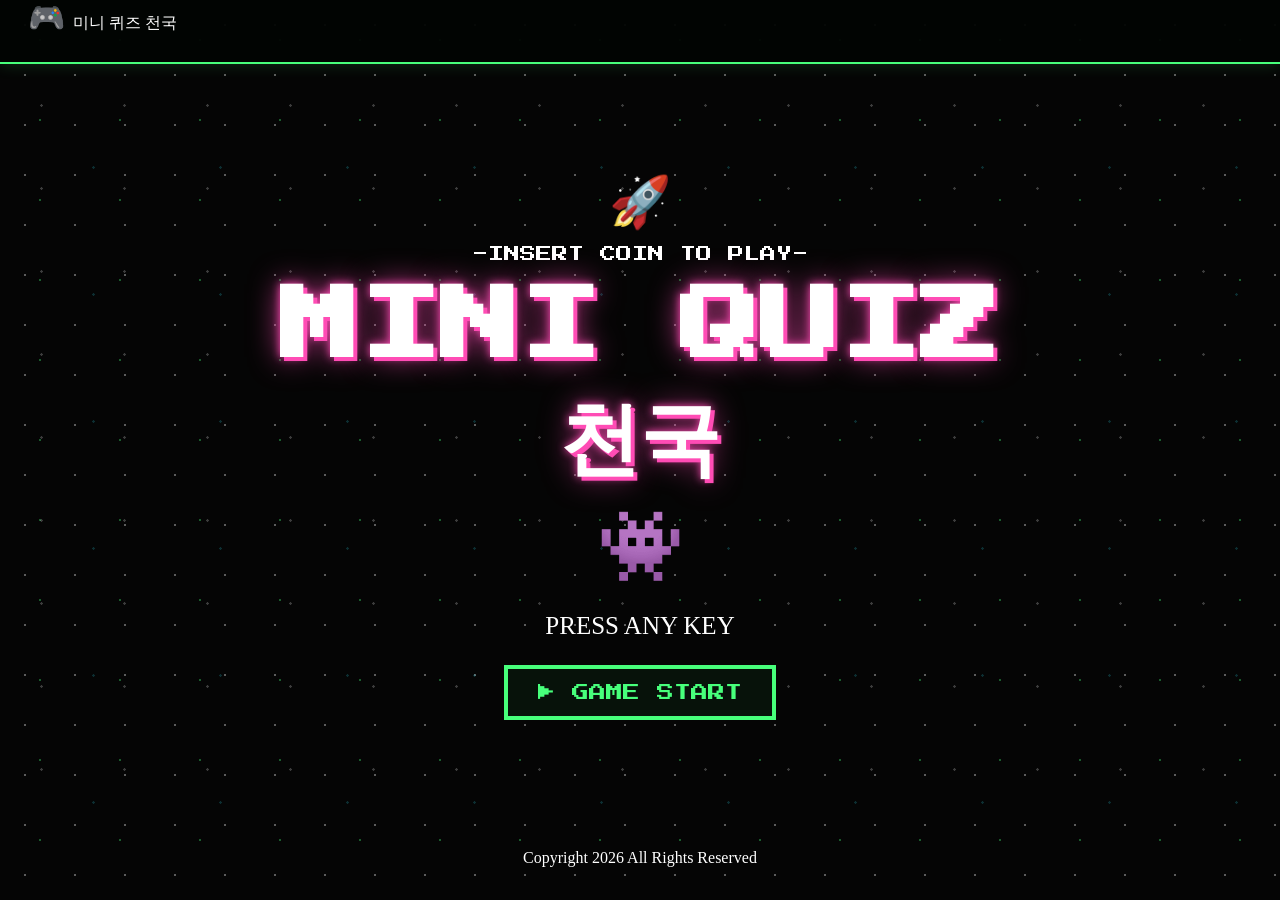
<file: index.html>
<!DOCTYPE html>
<html lang="ko">
<head>
  <meta charset="UTF-8">
  <meta name="viewport" content="width=device-width, initial-scale=1.0">
  <link rel="stylesheet" href="./style.css">
  <link rel="preconnect" href="https://fonts.googleapis.com">
  <link rel="preconnect" href="https://fonts.gstatic.com" crossorigin>
  <link href="https://fonts.googleapis.com/css2?family=Noto+Sans:ital,wght@0,100..900;1,100..900&family=Press+Start+2P&display=swap" rel="stylesheet">
</head>
<body>
    <header class = "topbar">
      <span class = "controller-icon"> 🎮 </span>
      <span> 미니 퀴즈 천국 </span>
      <div class="intro-icon"></div>
    </header>
    <!-- 표지 섹션 -->
    <section id="cover-screen">
      <div class = "spaceship">🚀</div>
      <div class="insert-coin">-INSERT COIN TO PLAY-</div>
      <h1 class = "mini-quiz-heaven"> MINI QUIZ</h1>
      <h1 class = "mini-quiz-heaven"> 천국 </h1>
      <div class = alien>👾</div>
      <p class = welcome-message> PRESS ANY KEY</p>
      <!-- <button class = "start-btn" id = "start-btn" onclick = "location.href='quiz-selection/index.html'">▶ GAME START</button> -->
      <button class = "start-btn" id = "start-btn"> ▶ GAME START</button>
      
    </section>

          
    <footer>
      Copyright 2026 All Rights Reserved
    </footer>
    
    <script src="./script.js"></script>
</body>
</html>
</file>
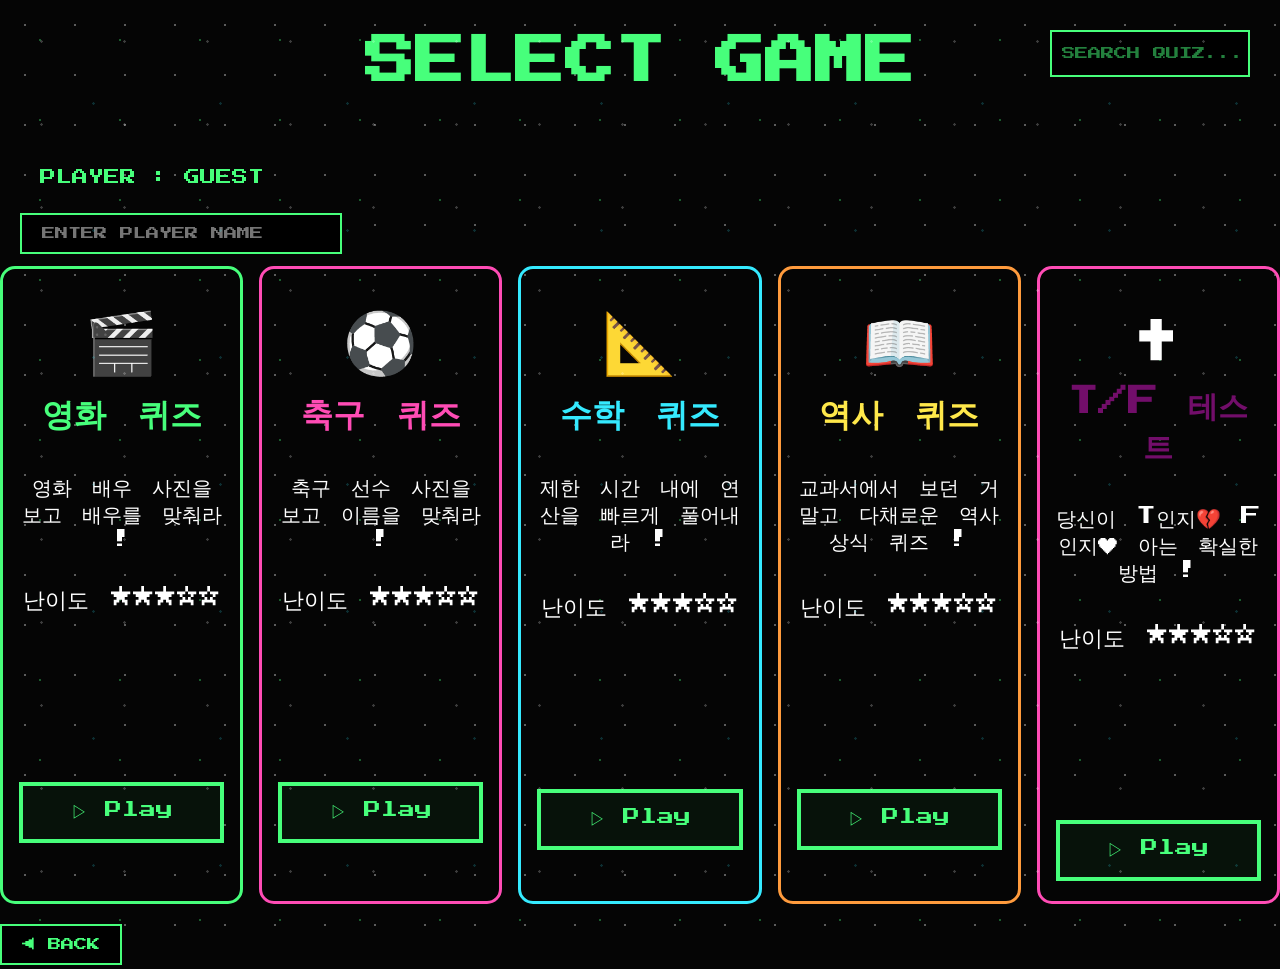
<file: quiz-selection/index.html>
<!DOCTYPE html>
<html lang="ko">
<head>
  <meta charset="UTF-8">
  <meta name="viewport" content="width=device-width, initial-scale=1.0">
  <link rel="stylesheet" href="style.css">
  <link rel="preconnect" href="https://fonts.googleapis.com">
  <link rel="preconnect" href="https://fonts.gstatic.com" crossorigin>
  <link href="https://fonts.googleapis.com/css2?family=Noto+Sans:ital,wght@0,100..900;1,100..900&family=Press+Start+2P&display=swap" rel="stylesheet">
</head>
<body>

<!-- 퀴즈 검색 버튼 -->

<div class = "search-box">
  <input type="text" id="quiz-search" placeholder ="SEARCH QUIZ...">
</div>




            <!-- 퀴즈 고르는 섹션 -->



<section id = "quiz-section"> 

  <h2 class = "select-game">SELECT GAME</h2>


  <div class="player-login">

    <p id="player-name">
      PLAYER : GUEST
    </p>
  
    <input
      type="text"
      id="nickname"
      maxlength="10"
      placeholder="ENTER PLAYER NAME"
      autocomplete="off"
    >
  
  </div>

 <div class = "game-grid">
  <article class="Moviequiz-card quiz-card">
   <div class = icon>🎬</div>
   <h3> 영화 퀴즈 </h3>
   <p> 영화 배우 사진을 보고 배우를 맞춰라 !</p>
   <div class = difficulty>난이도 ★★★☆☆</div>
   <br>
   <button class="play-button" data-link="quiz-movie/movie-quiz.html">▷ Play</button> 
   <!-- onclick으로 각각 문제들 연결 -->


 </article>


 <article class="Footballquiz-card quiz-card">
  <div class = icon>⚽</div>
  <h3 class = "titles"> 축구 퀴즈 </h3>
  <p class = "details"> 축구 선수 사진을 보고 이름을 맞춰라 !</p>
  <div class = difficulty>난이도 ★★★☆☆</div>
  <br>
  <button class="play-button" data-link="quiz-football/football-quiz.html" >▷ Play</button>


 </article>
 <article class="Mathquiz-card quiz-card">
  <div class = icon>📐</div>
  <h3> 수학 퀴즈 </h3>
  <p> 제한 시간 내에 연산을 빠르게 풀어내라 !</p>
  <div class = difficulty>난이도 ★★★☆☆</div>
  <br>
  <button class="play-button" data-link="math-quiz/math-quizs/math.html" >▷ Play</button>


 </article>
 <article class="Historyquiz-card quiz-card">
  <div class = icon>📖</div>
  <h3> 역사 퀴즈 </h3>
  <p> 교과서에서 보던 거 말고 다채로운 역사 상식 퀴즈 !</p>
  <div class = difficulty>난이도 ★★★☆☆</div>
  <br>
  <button class="play-button" data-link="quiz-history/index.html" >▷ Play</button>


 </article>

 <article class="TFquiz-card quiz-card">
  <div class = icon>✝</div>
  <h3> T/F 테스트 </h3>
  <p> 당신이 T인지💔 F인지❤ 아는 확실한 방법 !</p>
  <div class = difficulty>난이도 ★★★☆☆</div>
  <br>
  <button class="play-button" data-link="quiz-tf/tf-quiz.html">▷ Play</button>


 </article>

</div>
<!-- 검색 결과가 없을 때 -->
<div id="no-result">
  <p>👾 NO QUIZ FOUND 👾</p>
  <span>TRY ANOTHER KEYWORD</span>
</div>

</section>

<button class = "back-button" onclick="movePage('../index.html')">
  ◀ BACK
</button>

   
          
    <footer>
    </footer>
    <script src="./user-storage/user-storage.js"></script>
    <script src="./script.js"></script>
    <script src="button-mechanism.js"></script>
</body>
</html>
</file>
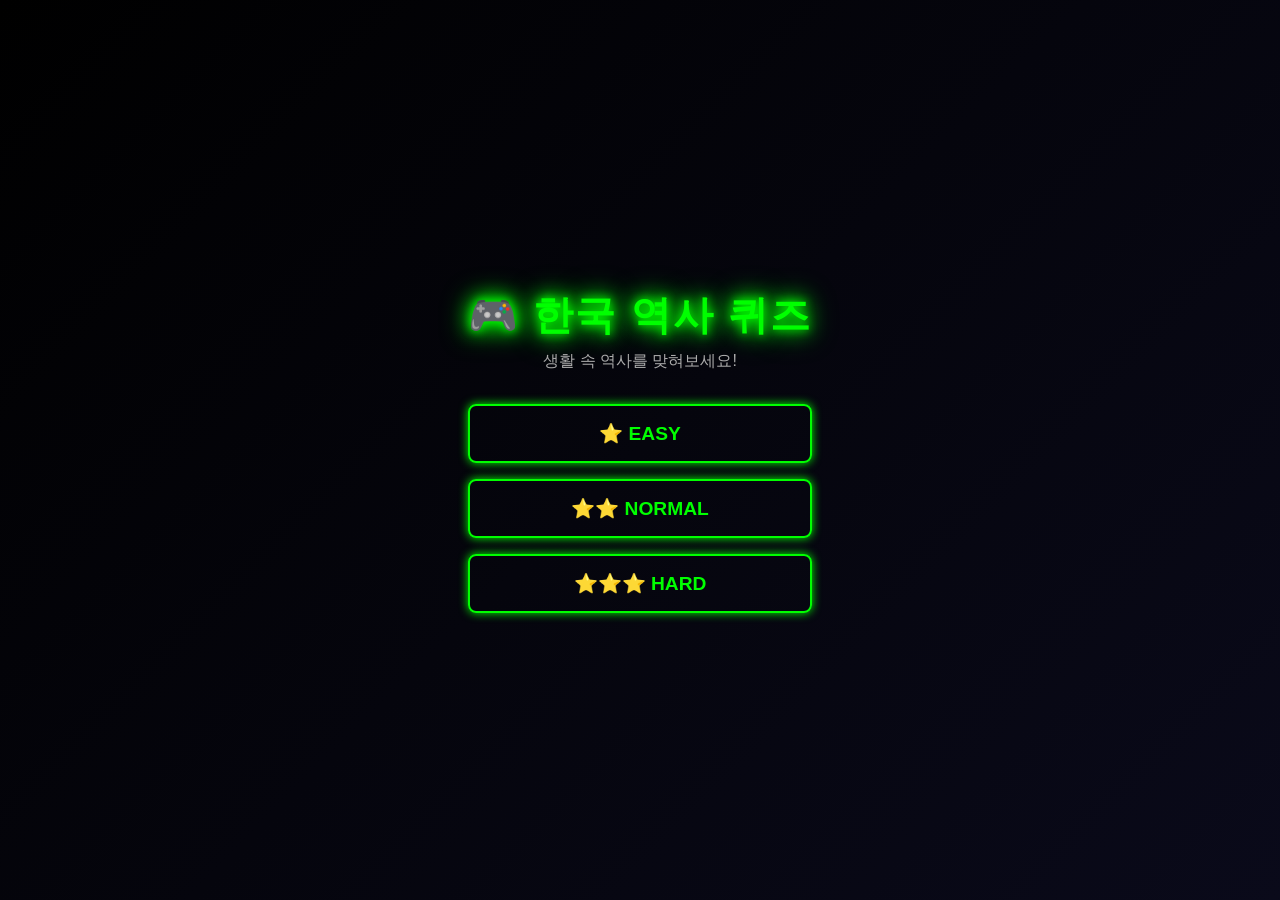
<file: quiz-selection/quiz-history/index.html>
<!DOCTYPE html>
<html lang="ko">
<head>
    <meta charset="UTF-8">
    <meta name="viewport" content="width=device-width, initial-scale=1.0">
    <title>한국 역사 퀴즈</title>
    <link rel="stylesheet" href="style.css">
</head>
<body>
    <!-- 메인 페이지 -->
    <div id="mainPage" class="page">
        <div class="container">
            <h1 class="neon-title">🎮 한국 역사 퀴즈</h1>
            <p class="subtitle">생활 속 역사를 맞혀보세요!</p>
            
            <div class="button-group">
                <button class="start-btn" onclick="selectDifficulty('easy')">
                    ⭐ EASY
                </button>
                <button class="start-btn" onclick="selectDifficulty('normal')">
                    ⭐⭐ NORMAL
                </button>
                <button class="start-btn" onclick="selectDifficulty('hard')">
                    ⭐⭐⭐ HARD
                </button>
            </div>
        </div>
    </div>

    <!-- 퀴즈 페이지 -->
    <div id="quizPage" class="page hidden">
        <div class="container">
            <div class="quiz-header">
                <span id="questionCount">Q1 / 12</span>
                <span id="scoreDisplay">점수: 0</span>
            </div>
            
            <div id="timerContainer" class="timer-container"></div>
            
            <div class="progress-bar">
                <div id="progressFill" class="progress-fill"></div>
            </div>
            
            <div class="quiz-content">
                <div id="quizImage" class="quiz-image hidden"></div>
                <div id="questionText" class="question"></div>
                <div id="optionsContainer" class="options-container"></div>

                <button onclick="goToHome()" class="back">
                    <span>◀</span>
                    <span>뒤로</span>
                  </button>
            </div>
        </div>
    </div>

    <!-- 결과 페이지 -->
    <div id="resultPage" class="page hidden">
        <div class="container">
            <div id="resultContent"></div>
        </div>
    </div>

    <!-- 최종 결과 페이지 -->
    <div id="finalPage" class="page hidden">
        <div class="container">
            <div id="finalContent"></div>
        </div>
    </div>
    <script src="../user-storage/user-storage.js"></script>
    <script src="script.js"></script>
</body>
</html>
</file>
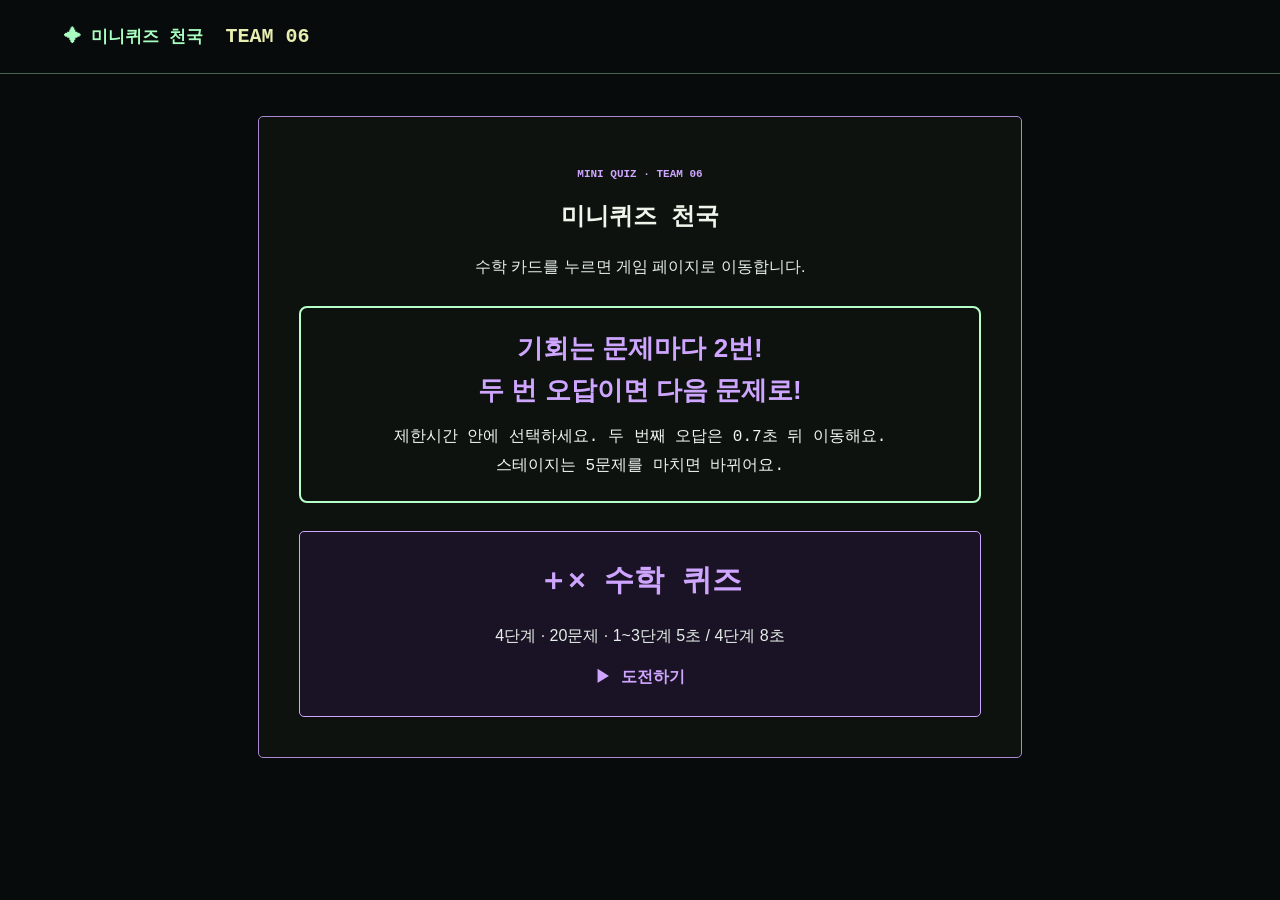
<file: quiz-selection/math-quiz/math-quizs/index.html>
<!DOCTYPE html>
<html lang="ko">
<head>
  <meta charset="UTF-8">
  <meta name="viewport" content="width=device-width, initial-scale=1.0">
  <title>미니퀴즈 천국 · 수학 퀴즈</title>
  <link rel="stylesheet" href="style.css">
</head>
<body>
  <header class="header"><a class="logo" href="index.html">✦ 미니퀴즈 천국 <span>TEAM 06</span></a></header>
  <main class="math-main">
    <section class="panel intro">
      <p class="eyebrow purple-text">MINI QUIZ · TEAM 06</p>
      <h1>미니퀴즈 천국</h1>
      <p class="intro-copy">수학 카드를 누르면 게임 페이지로 이동합니다.</p>
      <div class="chance-notice">
        <strong>기회는 문제마다 2번!</strong>
        <strong>두 번 오답이면 다음 문제로!</strong>
        <p>제한시간 안에 선택하세요. 두 번째 오답은 0.7초 뒤 이동해요.<br>스테이지는 5문제를 마치면 바뀌어요.</p>
      </div>
      <!-- 팀 메인 페이지에서도 a 태그의 href로 연결하면 됩니다. -->
      <a class="math-card" href="math.html">
        <h2>＋× 수학 퀴즈</h2>
        <p>4단계 · 20문제 · 1~3단계 5초 / 4단계 8초</p>
        <strong>▶ 도전하기</strong>
      </a>
    </section>
  </main>
</body>
</html>
</file>
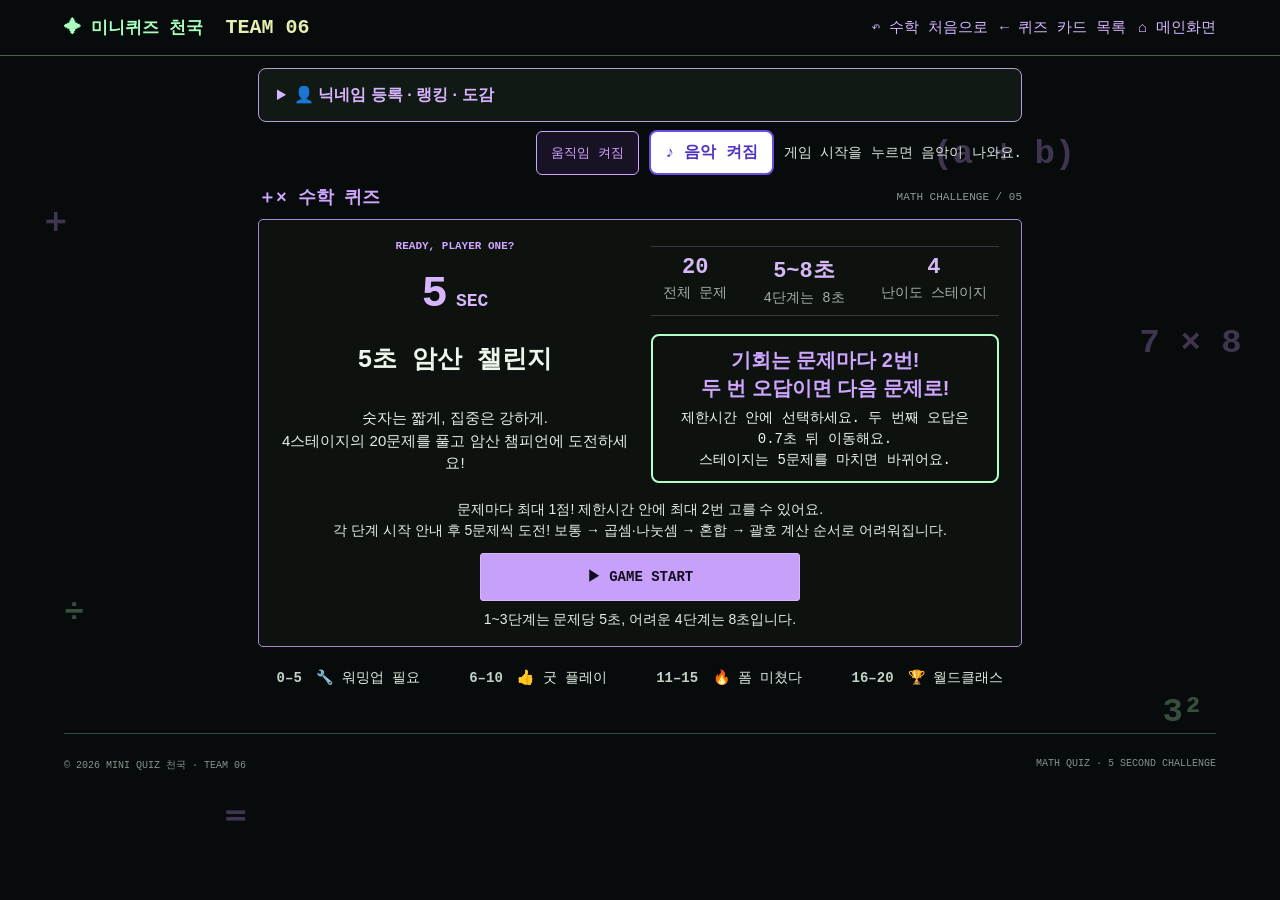
<file: quiz-selection/math-quiz/math-quizs/math.html>
<!DOCTYPE html>
<html lang="ko">
<head>
  <meta charset="UTF-8">
  <meta name="viewport" content="width=device-width, initial-scale=1.0">
  <meta name="description" content="4스테이지 20문제! 1~3단계 5초, 마지막 4단계 8초. 수학 퀴즈를 풀고 암산 챔피언에 도전하세요.">
  <title>5초 암산 챌린지 · 미니퀴즈 천국</title>
  <link rel="stylesheet" href="style.css?v=intro-fit-2">
  <link rel="stylesheet" href="math-members/member-ui.css?v=start-button">
  <script src="math-members/user-storage.js" defer></script>
  <script src="math-members/member-ui.js?v=start-button" defer></script>
  <script src="script.js" defer></script>
</head>
<body class="quiz-page">
  <div class="math-floating" aria-hidden="true">
    <span>＋</span><span>7 × 8</span><span>÷</span>
    <span>3²</span><span>＝</span><span>(a + b)</span>
  </div>
  <header class="header"><a class="logo" href="../../../index.html">✦ 미니퀴즈 천국 <span>TEAM 06</span></a><nav class="team-nav" aria-label="페이지 이동"><a href="math.html">↶ 수학 처음으로</a><a href="../../index.html">← 퀴즈 카드 목록</a><a href="../../../index.html">⌂ 메인화면</a></nav></header>
  <!-- 음악 파일은 audio 폴더에 있습니다. -->
  <audio id="music" preload="auto" src="audio/quiz-bgm.wav" loop></audio>
  <audio id="correct-sound" preload="auto" src="audio/correct-bell.wav"></audio>
  <audio id="wrong-sound" preload="auto" src="audio/wrong.wav"></audio>
  <main class="math-main">
    <div data-member-panel></div>
    <div class="music-controls">
      <button id="motion-button" type="button" aria-pressed="true">움직임 켜짐</button>
      <button id="music-button" type="button" aria-pressed="true">♪ 음악 켜짐</button>
      <span id="music-status" role="status">게임 시작을 누르면 음악이 나와요.</span>
    </div>
    <div class="section-title"><h1>＋× 수학 퀴즈</h1><span>MATH CHALLENGE / 05</span></div>
    <section id="intro" class="panel intro">
      <p class="eyebrow purple-text">READY, PLAYER ONE?</p>
      <div class="intro-symbol">5<span>SEC</span></div>
      <h2>5초 암산 챌린지</h2>
      <p class="intro-copy">숫자는 짧게, 집중은 강하게.<br>4스테이지의 20문제를 풀고 암산 챔피언에 도전하세요!</p>
      <div class="rule-grid"><p><strong>20</strong><span>전체 문제</span></p><p><strong>5~8초</strong><span>4단계는 8초</span></p><p><strong>4</strong><span>난이도 스테이지</span></p></div>
      <p class="rule-note">문제마다 최대 1점! 제한시간 안에 최대 2번 고를 수 있어요.<br>각 단계 시작 안내 후 5문제씩 도전! 보통 → 곱셈·나눗셈 → 혼합 → 괄호 계산 순서로 어려워집니다.</p>
      <div class="chance-notice">
        <strong>기회는 문제마다 2번!</strong>
        <strong>두 번 오답이면 다음 문제로!</strong>
        <p>제한시간 안에 선택하세요. 두 번째 오답은 0.7초 뒤 이동해요.<br>스테이지는 5문제를 마치면 바뀌어요.</p>
      </div>
      <button id="start-button" class="button purple">▶ GAME START</button>
      <p class="small-note">1~3단계는 문제당 5초, 어려운 4단계는 8초입니다.</p>
    </section>

    <!-- classList로 is-hidden 클래스를 추가/제거해 화면을 바꿉니다. -->
    <section id="game" class="panel game is-hidden" aria-label="수학 퀴즈 진행">
      <div class="rabbit-row">
        <div id="rabbit" class="rabbit ready" role="img" aria-label="웃으며 준비하는 토끼"></div>
        <p id="rabbit-message" class="rabbit-message">같이 풀어보자!</p>
      </div>
      <div class="game-status"><span id="stage">STAGE 01 · 보통 계산</span><span>SCORE <b id="score">0</b></span></div>
      <div class="question-info"><span id="question-number">이번 단계 1 / 5 · 전체 1 / 20</span><span id="timer" role="timer" aria-label="남은 시간">5초</span></div>
      <p id="attempts" class="attempts" role="status">남은 기회 2 / 2</p>
      <progress id="time-bar" value="5" max="5" aria-label="남은 시간"></progress>
      <p class="question-label">빈칸에 들어갈 정답은?</p>
      <h2 id="question" tabindex="-1">5 + 5 = ?</h2>
      <div id="answers" class="answers" aria-label="정답 보기">
        <button class="answer" type="button"></button><button class="answer" type="button"></button><button class="answer" type="button"></button><button class="answer" type="button"></button>
      </div>
      <div id="feedback" class="feedback" role="status" aria-live="polite">정답을 선택하세요.</div>
      <p class="small-note">정답은 0.7초 뒤 이동해요. 첫 오답 뒤 한 번 더 선택할 수 있어요. 두 번 틀리면 남은 시간과 관계없이 0.7초 뒤 이동해요. 해설은 게임 종료 후 확인하세요.</p>
    </section>

    <section id="stage-intro" class="panel result is-hidden" aria-live="polite"><p class="eyebrow">READY?</p><h2 id="stage-title" tabindex="-1">스테이지 1 시작</h2><p id="stage-message"></p>
      <div class="chance-notice">
        <strong>기회는 문제마다 2번!</strong>
        <strong>두 번 오답이면 다음 문제로!</strong>
        <p>제한시간 안에 선택하세요. 두 번째 오답은 0.7초 뒤 이동해요.</p>
      </div>
      <p id="stage-countdown" role="timer">3초 후 시작</p>
      <progress id="stage-time-bar" max="3" value="3" aria-label="단계 시작까지 남은 시간"></progress>
    </section>

    <section id="result" class="panel result is-hidden">
      <p class="eyebrow">ALL STAGES COMPLETE</p><h2 tabindex="-1" id="result-heading">최종 결과</h2><p class="result-label">YOUR FINAL SCORE</p><p class="final-score"><span id="final-score">0</span><small> / 20</small></p><p id="rank-icon" aria-hidden="true"></p><h3 id="rank"></h3><p id="result-message"></p>
      <div class="result-actions"><button id="retry-button" class="button purple">↻ 다시 도전</button><a class="button outline" href="../../index.html">← 카드 목록</a><a class="button outline" href="../../../index.html">⌂ 메인으로</a></div>
      <p id="team-save-status" class="team-save-status" role="status"></p>
      <a class="review-link" href="#answer-review">↓ 정답과 해설은 아래에 있어요 ↓</a>
      <div id="answer-review" class="review"><h3>정답과 해설</h3><p>내가 고른 답과 정답을 비교해 보세요.</p><ol id="review-list"></ol></div>
    </section>
    <div class="rank-guide"><span><b>0–5</b> 🔧 워밍업 필요</span><span><b>6–10</b> 👍 굿 플레이</span><span><b>11–15</b> 🔥 폼 미쳤다</span><span><b>16–20</b> 🏆 월드클래스</span></div>
  </main>
  <footer><span>© 2026 MINI QUIZ 천국 · TEAM 06</span><span>MATH QUIZ · 5 SECOND CHALLENGE</span></footer>
</body>
</html>
</file>
<file: style.css>
/* CSS 변수 (다크 모드 및 공통 스타일에 활용) */
:root {
  --bg-color: #ffffff;
  --text-color: #111111;
  --card-bg: #f9f9f9;
  --neon-green : #47ff7b;
  --neon-pink: #ff4cb5;
  --neon-cyan: #35eaff;
  --neon-yellow: #ffe84a;
  --neon-orange: #ff9b3d;

}

.controller-icon {
  font-size : 30px;
}

/* .topbar {
  position:sticky;
  top : 0;
  padding : 0 28px;
  background: rgba(2, 5, 3, .94);
  border-bottom : 2px solid #47ff7b;
} */


.topbar { 
  position: sticky;
  top: 0;
  min-height: 64px;
  grid-template-columns: 1fr auto 1fr;
  align-items: center;
  padding: 0 28px;
  background: rgba(2, 5, 3, .94);
  border-bottom: 2px solid var(--neon-green);
  box-shadow: 0 0 15px rgba(71, 255, 123, .18);
}

#cover-screen {
  min-height : 85vh;
  position : relative;
  overflow : hidden;

  display : flex;
  flex-direction : column;

  justify-content : center;
  align-items : center;
}

#cover-screen::before {
  content : "";
  position : absolute;
  inset : 0;
  background-image:
    radial-gradient(circle, rgba(255,255,255,.8) 1px, transparent 1.5px),
    radial-gradient(circle, rgba(53,234,255,.65) 1px, transparent 1.5px);
  background-size: 83px 83px, 127px 127px;
  background-position: 0 0, 30px 40px;
  opacity: .28;
}

/* before 배경이 다른 화면들을 다 덮지 않게 z-index 변경 */

#cover-screen > * { position: relative; z-index: 1; } 

/* 
.spaceship {
  position : absolute;

  font-size : 50px;

  animation : fly 8s linear infinite;
}

@keyframes fly {
  0% {
    left : -100px;
    
  }

  100% {
    left : 10%;
  }
} */  



.alien {
  text-align : center;
  font-size : 70px;

  animation : floating 1.5s ease-in-out infinite alternate;
}

@keyframes floating {
  from {
    transform : translateY(0);
  }

  to {
    transform : translateY(-20px);
  }
}


/* 표지 */
.spaceship {
  font-size : 50px;
}


.intro {
  color : #47ff7b;
  font-family : "Press Start 2P", monospace;
  font-size : 20px;
}

.insert-coin {
  text-align : center;
  font-family : "Press Start 2P", monospace;
  padding : 15px;

  /* animation : blink 1s step-end infinite; */
}

@keyframes blink {
  50% {
    opacity : 0;
  }
}
/* 깜박이는 연출 */

.mini-quiz-heaven {
  text-align : center;
  font-size : 80px;
  margin : 10px;
  font-family : "Press Start 2P", monospace;
  text-shadow : 4px 4px 0 var(--neon-pink), 0 0 8px var(--neon-pink), 0 0 30px rgba(255, 76, 181, .7);

  animation : neonFlicker 3s infinite;
}

@keyframes neonFlicker {

  0%, 18%, 22%, 25%, 53%, 57%, 100% {
    opacity: 1;
  }

  20%, 24%, 55% {
    opacity: 0.5;
  }
}



.welcome-message {
  text-align : center;
  font-size : 25px;

  animation : blink 1s step-end infinite;
}



.start-btn {
  display: block;
  margin : 0 auto;
  font-family : "Press Start 2P", monospace;  
  border : 4px solid #47ff7b;
  padding : 15px 30px;
  background-color : #07120a;
  font-size : 17px;
  color : #47ff7b;
}

.start-btn:hover {
  color : white;
  transform : translateY(-10px);
}


* {
  box-sizing : border-box;  
}

body {
  background-color: var(--bg-color);
  color: var(--text-color);
  margin: 0;
}

body {
  background-color : #050505;
  color : white;
  overflow-x: hidden;

}

body::before {
  content : "";
  position : fixed;
  top : 0;
  left : 0;

  width : 100%;
  height : 200%;
  
  background-image : 
    radial-gradient(white 1px, transparent 1px),
    radial-gradient(#47ff7b 1px, transparent 1px);

  background-size : 50px 50px, 80px 80px;

  animation : starMove 15s linear infinite;

  opacity : 0.35;

  pointer-events : none;

  z-index : -1;
}

@keyframes starMove {
  from {
    transform : translateY(-50%);

  }

  to {
    transform : translateY(0);
  }
}

footer {
  padding : 20px 18px;
  text-align : center;
}

@media (prefers-color-scheme: dark) {
  :root {
      --bg-color: #121212;
      --text-color: #f1f1f1;
      --card-bg: #1e1e1e;
  }
}
</file>
<file: quiz-selection/style.css>
/* CSS 변수 (다크 모드 및 공통 스타일에 활용) */
:root {
  --bg-color: #ffffff;
  --text-color: #111111;
  --card-bg: #f9f9f9;
  --neon-green : #47ff7b;
  --neon-pink: #ff4cb5;
  --neon-cyan: #35eaff;
  --neon-yellow: #ffe84a;
  --neon-orange: #ff9b3d;

}



* {
  box-sizing : border-box;  
}

body {
  background-color: var(--bg-color);
  color: var(--text-color);
  margin: 0;
}

#quiz-section::before {
  content : "";
  position : absolute;
  inset : 0;
  background-image:
    radial-gradient(circle, rgba(255,255,255,.8) 1px, transparent 1.5px),
    radial-gradient(circle, rgba(53,234,255,.65) 1px, transparent 1.5px);
  background-size: 83px 83px, 127px 127px;
  background-position: 0 0, 30px 40px;
  opacity: .28;
  pointer-events : none; 
  /* ^^^ 배경 때문에 onclick이 막히는 걸 방지 */

}


body {
  background-color : #050505;
  color : white;
  overflow-x: hidden;

}

body::before {
  content : "";
  position : fixed;
  top : 0;
  left : 0;

  width : 100%;
  height : 200%;
  
  background-image : 
    radial-gradient(white 1px, transparent 1px),
    radial-gradient(#47ff7b 1px, transparent 1px);

  background-size : 50px 50px, 80px 80px;

  animation : starMove 15s linear infinite;

  opacity : 0.35;

  pointer-events : none;

  z-index : -1;
}

@keyframes starMove {
  from {
    transform : translateY(-50%);

  }

  to {
    transform : translateY(0);
  }
}

/* 검색 기능 */

.search-box {
  display: flex;
  justify-content: right;

  margin: 30px 0;
}

#quiz-search {
  width: 200px;

  margin : 0px 30px 0px 0px;
  padding: 15px 10px;
  

  background-color: black;
  color: #47ff7b;

  border: 2px solid #47ff7b;

  font-family: "Press Start 2P", monospace;

  outline: none;
}

#quiz-search::placeholder {
  color: #47ff7b;
  opacity: 0.5;
}

#quiz-search:focus {
  box-shadow:
    0 0 10px #47ff7b,
    0 0 20px #47ff7b;
}

#no-result {
  display : none;

  text-align : center;
  margin : 50px 0;

  color : #47ff7b;

  font-family: "Press Start 2P", monospace;
  font-size: 18px;
}

.player-login {
  padding: 12px 20px;

  color: #47ff7b;
  

  font-family: "Press Start 2P", monospace;

  cursor: pointer;

  transition: 0.2s;
}

#player-name {
  padding: 12px 20px;

  color: #47ff7b;

  font-family: "Press Start 2P", monospace;

  cursor: pointer;

  transition: 0.2s;

}

#nickname {
  padding: 12px 20px;

  background-color: black;
  color: #47ff7b;

  border: 2px solid #47ff7b;


  font-family: "Press Start 2P", monospace;

  cursor: pointer;

  transition: 0.2s;
}


/* 뒤로 가기 버튼 */
.back-button {
  padding: 12px 20px;

  background-color: black;
  color: #47ff7b;

  border: 2px solid #47ff7b;

  font-family: "Press Start 2P", monospace;

  cursor: pointer;

  transition: 0.2s;

  margin-top : 20px;
}

.back-button:hover {
  box-shadow:
    0 0 10px #47ff7b,
    0 0 20px #47ff7b;

  transform: translateX(-5px);
}

.player-register {
  padding: 12px 20px;

  color: #47ff7b;

  /* border: 2px solid #47ff7b; */

  font-family: "Press Start 2P", monospace;

  cursor: pointer;

  transition: 0.2s;
}

/* 표지 아래 헤더 부분 */

.select-game {font-size:50px; text-align:center; color : var(--neon-green); font-family : "Press Start 2P", monospace; margin-top : -70px;}

.game-grid { display: grid; grid-template-columns: repeat(5, minmax(0, 1fr)); gap: 16px; }

@media (max-width: 768px) {
  .game-grid {
    grid-template-columns: repeat(2, 1fr);
  }
}

.Moviequiz-card {
  --accent: var(--neon-green);
  min-height : 60vh;
  display : flex;
  flex-direction : column;
  padding : 20px 16px;
  border : 3px solid var(--accent);
  border-radius : 15px;
  box-shadow : 0 0 0 rgba(0,0,0,0);
  font-family: "Press Start 2P", monospace;
  color : white;
}

.Moviequiz-card:hover {
  transform : translateY(-10px);
}

.icon {
  font-size : 60px; 
  text-align : center; 
  padding : 15px;
}
.Moviequiz-card h3 { margin: 0 0 13px; text-align: center; color: #47ff7b; font-size: 32px; }
.Moviequiz-card p { margin: 0 0 13px; text-align: center;  font-size: 20px; margin-top : 24px;}
.difficulty {font-size : 22px; text-align : center; margin-top : 24px;}
.play-button {
  font-size : 17px; 
  padding : 15px; 
  border : 4px solid #47ff7b; 
  background-color : #07120a; 
  color : #47ff7b; 
  font-family : "Press Start 2P", monospace;
  margin-top : 150px;
}

.Footballquiz-card {
  --accent: var(--neon-pink);
  min-height : 350px;
  display : flex;
  flex-direction : column;
  padding : 20px 16px;
  border : 3px solid var(--accent);
  border-radius : 15px;
  box-shadow : 0 0 0 rgba(0,0,0,0);
  font-family: "Press Start 2P", monospace;
  color : white;
}

.Footballquiz-card:hover {
  transform : translateY(-10px);
}

.Footballquiz-card h3 { margin: 0 0 13px; text-align: center; color: #ff4cb5; font-size: 32px; }
.Footballquiz-card p { margin: 0 0 13px; text-align: center;  font-size: 20px; margin-top : 24px;}

.Mathquiz-card {
  --accent: var(--neon-cyan);
  min-height : 350px;
  display : flex;
  flex-direction : column;
  padding : 20px 16px;
  border : 3px solid var(--accent);
  border-radius : 15px;
  box-shadow : 0 0 0 rgba(0,0,0,0);
  font-family: "Press Start 2P", monospace;
  color : white;

}

.Mathquiz-card:hover {
  transform : translateY(-10px);
}

.Mathquiz-card h3 { margin: 0 0 13px; text-align: center; color:  #35eaff; font-size: 32px; }
.Mathquiz-card p { margin: 0 0 13px; text-align: center;  font-size: 20px; margin-top : 24px;}

.Historyquiz-card {
  --accent: var(--neon-orange);
  min-height : 350px;
  display : flex;
  flex-direction : column;
  padding : 20px 16px;
  border : 3px solid var(--accent);
  border-radius : 15px;
  box-shadow : 0 0 0 rgba(0,0,0,0);
  font-family: "Press Start 2P", monospace;
  color : white;

}


.Historyquiz-card:hover {
  transform : translateY(-10px);
}

.Historyquiz-card h3 { margin: 0 0 13px; text-align: center; color: #ffe84a;font-size: 32px; }
.Historyquiz-card p { margin: 0 0 13px; text-align: center;  font-size: 20px; margin-top : 24px;}

.TFquiz-card {
  --accent: var(--neon-pink);
  min-height : 350px;
  display : flex;
  flex-direction : column;
  padding : 20px 16px;
  border : 3px solid var(--accent);
  border-radius : 15px;
  box-shadow : 0 0 0 rgba(0,0,0,0);
  font-family: "Press Start 2P", monospace;
  color : white;
}

.TFquiz-card:hover {
  transform : translateY(-10px);
}

.TFquiz-card h3 { margin: 0 0 13px; text-align: center; color:  #720e6a; font-size: 30px; }
.TFquiz-card p { margin: 0 0 13px; text-align: center;  font-size: 20px; margin-top : 24px;}


@media (prefers-color-scheme: dark) {
  :root {
      --bg-color: #121212;
      --text-color: #f1f1f1;
      --card-bg: #1e1e1e;
  }
}
</file>
<file: quiz-selection/quiz-history/style.css>
* {
  margin: 0;
  padding: 0;
  box-sizing: border-box;
}

body {
  background: linear-gradient(135deg, #000 0%, #0a0a1a 100%);
  color: #fff;
  font-family: 'Arial', sans-serif;
  min-height: 100vh;
  display: flex;
  justify-content: center;
  align-items: center;
}

.container {
  width: 100%;
  max-width: 600px;
  padding: 2rem;
}

/* 페이지 관리 */
.page {
  display: block;
  animation: fadeIn 0.5s ease-in;
}

.page.hidden {
  display: none;
}

@keyframes fadeIn {
  from {
      opacity: 0;
      transform: translateY(20px);
  }
  to {
      opacity: 1;
      transform: translateY(0);
  }
}

/* 네온 제목 */
.neon-title {
  font-size: 2.5rem;
  color: #00ff00;
  text-shadow: 0 0 10px #00ff00, 0 0 20px #00ff00, 0 0 30px #00ff00;
  animation: neon-flicker 0.15s infinite;
  text-align: center;
  margin-bottom: 0.5rem;
  letter-spacing: 2px;
}

@keyframes neon-flicker {
  0%, 100% {
      text-shadow: 0 0 10px #00ff00, 0 0 20px #00ff00, 0 0 30px #00ff00;
  }
  50% {
      text-shadow: 0 0 5px #00ff00;
  }
}

.subtitle {
  text-align: center;
  color: #aaa;
  margin-bottom: 2rem;
  font-size: 1rem;
}

/* 버튼 그룹 */
.button-group {
  display: flex;
  flex-direction: column;
  gap: 1rem;
  margin-top: 2rem;
}

.start-btn {
  width: 100%;
  padding: 1rem;
  font-size: 1.2rem;
  background-color: transparent;
  border: 2px solid #00ff00;
  color: #00ff00;
  cursor: pointer;
  border-radius: 8px;
  transition: all 0.3s ease;
  box-shadow: 0 0 10px #00ff00;
  font-weight: bold;
}

.start-btn:hover {
  background-color: #00ff00;
  color: #000;
  box-shadow: 0 0 20px #00ff00, inset 0 0 10px #00ff00;
  transform: scale(1.02);
}

.back {
  padding: 1rem;
  font-size: 1.2rem;
  background-color: transparent;
  border: 2px solid #00ff00;
  color: #00ff00;
  cursor: pointer;
  border-radius: 8px;
  transition: all 0.3s ease;
  box-shadow: 0 0 10px #00ff00;
  font-weight: bold;
  margin-top : 50px;
}

/* 퀴즈 헤더 */
.quiz-header {
  display: flex;
  justify-content: space-between;
  margin-bottom: 1rem;
  font-size: 1rem;
  color: #00ff00;
}

/* 타이머 스타일 */
.timer-container {
  display: flex;
  justify-content: center;
  align-items: center;
  margin-bottom: 1rem;
}

.timer {
  font-size: 1.5rem;
  font-weight: bold;
  color: #00ff00;
  padding: 0.5rem 1rem;
  border: 2px solid #00ff00;
  border-radius: 8px;
  text-align: center;
  min-width: 100px;
  box-shadow: 0 0 10px #00ff00;
  transition: all 0.1s ease;
}

.timer.warning {
  animation: timer-pulse 0.5s infinite;
  color: #ffaa00;
  border-color: #ffaa00;
  box-shadow: 0 0 10px #ffaa00;
}

.timer.danger {
  animation: timer-pulse 0.2s infinite;
  color: #ff4444;
  border-color: #ff4444;
  box-shadow: 0 0 10px #ff4444;
}

@keyframes timer-pulse {
  0%, 100% {
      transform: scale(1);
      opacity: 1;
  }
  50% {
      transform: scale(1.1);
      opacity: 0.7;
  }
}

/* 진행도 바 */
.progress-bar {
  width: 100%;
  height: 8px;
  background-color: #1a1a1a;
  border: 2px solid #00ff00;
  border-radius: 4px;
  overflow: hidden;
  margin-bottom: 2rem;
}

.progress-fill {
  height: 100%;
  background-color: #00ff00;
  transition: width 0.3s ease;
  box-shadow: 0 0 10px #00ff00;
}

/* 퀴즈 콘텐츠 */
.quiz-content {
  background-color: #0a0a1a;
  border: 2px solid #00ff00;
  border-radius: 8px;
  padding: 2rem;
  box-shadow: 0 0 20px rgba(0, 255, 0, 0.3);
}

.quiz-image {
  width: 100%;
  height: 250px;
  object-fit: contain;
  margin-bottom: 1.5rem;
  border-radius: 8px;
  border: 2px solid #00ff00;
}

.quiz-image.hidden {
  display: none;
}

.question {
  font-size: 1.3rem;
  font-weight: bold;
  margin-bottom: 2rem;
  text-align: center;
  line-height: 1.5;
}

/* 선택지 */
.options-container {
  display: flex;
  flex-direction: column;
  gap: 0.8rem;
}

.option-btn {
  padding: 0.8rem;
  background-color: transparent;
  border: 2px solid #00ff00;
  color: #00ff00;
  cursor: pointer;
  border-radius: 6px;
  font-size: 1rem;
  transition: all 0.2s ease;
  text-align: left;
  font-weight: bold;
}

.option-btn:hover {
  background-color: #00ff00;
  color: #000;
  transform: scale(1.02);
}

.option-btn.disabled {
  opacity: 0.5;
  cursor: not-allowed;
}

/* 결과 페이지 */
.result-container {
  background-color: #0a0a1a;
  border: 2px solid #00ff00;
  border-radius: 8px;
  padding: 2rem;
  text-align: center;
  margin: 2rem 0;
}

.result-container.correct {
  box-shadow: 0 0 20px rgba(0, 255, 0, 0.5);
}

.result-container.incorrect {
  border-color: #ff4444;
  box-shadow: 0 0 20px rgba(255, 68, 68, 0.3);
}

.result-header {
  font-size: 2rem;
  font-weight: bold;
  margin-bottom: 1rem;
}

.result-content {
  margin: 1.5rem 0;
  line-height: 1.6;
}

.hint {
  color: #00ff00;
  font-weight: bold;
  margin-bottom: 0.5rem;
}

.fact {
  color: #aaa;
  font-size: 0.95rem;
  margin-bottom: 1rem;
}

.correct-answer {
  color: #ff4444;
  font-weight: bold;
}

.next-btn {
  width: 100%;
  padding: 1rem;
  background-color: transparent;
  border: 2px solid #00ff00;
  color: #00ff00;
  cursor: pointer;
  border-radius: 6px;
  font-size: 1rem;
  font-weight: bold;
  transition: all 0.3s ease;
  margin-top: 1rem;
}

.next-btn:hover {
  background-color: #00ff00;
  color: #000;
}

/* 최종 결과 */
.final-container {
  text-align: center;
}

.final-title {
  font-size: 2rem;
  color: #00ff00;
  margin-bottom: 2rem;
  text-shadow: 0 0 10px #00ff00;
}

.final-score {
  background-color: #0a0a1a;
  border: 2px solid #00ff00;
  border-radius: 8px;
  padding: 2rem;
  margin-bottom: 1.5rem;
}

.final-score h2 {
  font-size: 1.5rem;
  margin-bottom: 1rem;
}

.score-percentage {
  font-size: 3rem;
  color: #00ff00;
  font-weight: bold;
  margin-bottom: 1rem;
  text-shadow: 0 0 10px #00ff00;
}

.result-type {
  background-color: #0a0a1a;
  border: 2px solid #00ff00;
  border-radius: 8px;
  padding: 1.5rem;
  margin-bottom: 1.5rem;
}

.result-type h3 {
  color: #00ff00;
  margin-bottom: 0.5rem;
}

.result-type p {
  font-size: 1.2rem;
  color: #aaa;
}

.result-details {
  color: #aaa;
  margin-bottom: 2rem;
}

.result-details p {
  margin: 0.5rem 0;
}

.final-buttons {
  display: flex;
  flex-direction: column;
  gap: 0.8rem;
}

.final-btn {
  padding: 1rem;
  background-color: transparent;
  border: 2px solid #00ff00;
  color: #00ff00;
  cursor: pointer;
  border-radius: 6px;
  font-size: 1rem;
  font-weight: bold;
  transition: all 0.3s ease;
}

.final-btn:hover {
  background-color: #00ff00;
  color: #000;
  transform: scale(1.02);
}

/* 반응형 */
@media (max-width: 600px) {
  .neon-title {
      font-size: 2rem;
  }
  
  .question {
      font-size: 1.1rem;
  }
  
  .container {
      padding: 1rem;
  }

  .quiz-image {
      height: 200px;
  }
}
</file>
<file: quiz-selection/math-quiz/math-quizs/style.css>
/* 기본 CSS: 같은 선택자의 설정을 한곳에 모았습니다. */

/* 1. 전체 기본 모양 */
* {
  box-sizing: border-box;
}

body {
  margin: 0;
  background-color: #080b0b;
  color: #eef5eb;
  font-family: "Courier New", "Apple SD Gothic Neo", sans-serif;
}

a {
  color: inherit;
  text-decoration: none;
}

button {
  font-family: inherit;
  cursor: pointer;
}

.is-hidden {
  display: none;
}

/* 2. 상단 제목과 게임 선택 */
.header {
  min-height: 74px;
  border-bottom: 1px solid #49634c;
  display: flex;
  align-items: center;
  justify-content: space-between;
  gap: 24px;
  padding: 20px 5%;
}

.logo {
  color: #a8ffc0;
  font-size: 17px;
  font-weight: 900;
}

.logo span {
  color: #e8edb0;
  font-size: 20px;
  margin-left: 12px;
}

.back {
  font-size: 20px;
  font-weight: bold;
  color: #eef5eb;
}

/* 3. 공통 화면 상자 */
.math-main {
  max-width: 820px;
  margin: 42px auto 70px;
  padding: 0 28px;
}

.section-title {
  display: flex;
  align-items: center;
  justify-content: space-between;
  gap: 20px;
  margin-bottom: 22px;
}

.section-title h1 {
  color: #cfa6ff;
  font-size: 18px;
  margin: 0;
}

.section-title span {
  color: #8c9b90;
  font-size: 11px;
}

.panel {
  border: 1px solid #ac88d2;
  border-radius: 5px;
  background-color: #0d120f;
}

.intro {
  text-align: center;
  padding: 40px;
}

.result {
  text-align: center;
  padding: 40px;
}

/* 4. 시작 화면 */
.eyebrow {
  color: #b1c0b2;
  font-size: 11px;
  font-weight: bold;
}

.purple-text {
  color: #cfa6ff;
}

.intro-symbol {
  font-size: 86px;
  font-weight: bold;
  color: #d8b6ff;
  line-height: 1;
  margin: 28px 0 22px;
}

.intro-symbol span {
  font-size: 18px;
  margin-left: 8px;
}

.intro h2 {
  font-size: 30px;
  margin: 0 0 20px;
}

.intro-copy {
  color: #e5eee8;
  line-height: 1.9;
  font-size: 16px;
  font-family: "Apple SD Gothic Neo", sans-serif;
}

.rule-grid {
  display: flex;
  justify-content: space-around;
  gap: 12px;
  border-top: 1px solid #393740;
  border-bottom: 1px solid #393740;
  margin: 28px 0 21px;
}

.rule-grid p {
  padding: 7px 10px;
}

.rule-grid strong {
  display: block;
  font-size: 25px;
  color: #d5b8f5;
  margin-bottom: 9px;
}

.rule-grid span {
  color: #a4ada8;
  font-size: 14px;
}

.rule-note {
  font-size: 16px;
  line-height: 1.9;
  color: #e5eee8;
  margin-bottom: 26px;
  font-family: "Apple SD Gothic Neo", sans-serif;
}

/* 5. 공통 버튼 */
.button {
  display: inline-block;
  border: 1px solid #d8b6ff;
  border-radius: 3px;
  padding: 14px 30px;
  font-size: 14px;
  font-weight: bold;
  text-align: center;
}

.purple {
  color: #130b1e;
  background-color: #c7a0fa;
}

.outline {
  color: #c9d6ca;
  border-color: #5c7561;
  background-color: transparent;
}

.intro .button {
  width: 100%;
  max-width: 320px;
}

/* 6. 안내와 점수 기준 */
.small-note {
  color: #e5eee8;
  font-size: 16px;
  line-height: 1.9;
  margin-top: 17px;
  font-family: "Apple SD Gothic Neo", sans-serif;
}

.rank-guide {
  display: flex;
  justify-content: space-around;
  gap: 12px;
  padding: 22px 0;
  font-size: 14px;
  color: #dce8df;
  flex-wrap: wrap;
}

.rank-guide b {
  color: #c2d2c6;
  margin-right: 6px;
}

/* 7. 문제 풀이 화면 */
.game {
  padding: 30px 36px;
}

.game-status {
  display: flex;
  justify-content: space-between;
  padding-bottom: 22px;
  border-bottom: 1px solid #374338;
  color: #cfa6ff;
  font-size: 13px;
}

.game-status b {
  color: #b5ffc9;
  font-size: 19px;
}

.question-info {
  display: flex;
  justify-content: space-between;
  align-items: center;
  margin: 24px 0 13px;
  color: #a8b6ac;
  font-size: 12px;
}

#timer {
  font-size: 22px;
  color: #b5ffc9;
  font-weight: bold;
}

progress {
  width: 100%;
  height: 12px;
}

.question-label {
  text-align: center;
  margin: 38px 0 12px;
  color: #a9b5ac;
  font-size: 13px;
}

#question {
  font-size: 36px;
  text-align: center;
  margin: 0 0 34px;
}

.answers {
  display: flex;
  flex-wrap: wrap;
  justify-content: space-between;
  gap: 14px;
}

.answer {
  width: 47%;
  border: 1px solid #647567;
  border-radius: 3px;
  padding: 18px;
  background-color: #151d18;
  color: #ecf5ef;
  text-align: left;
  font-size: 20px;
}

.answer span {
  color: #9fada4;
  font-size: 12px;
  margin-right: 20px;
}

.correct {
  border-color: #a8ffc0;
  background-color: #193c25;
  color: #b5ffc9;
}

.wrong {
  border-color: #ff9eb3;
  background-color: #42232b;
}

.feedback {
  min-height: 62px;
  padding: 20px 0 8px;
  font-size: 14px;
  color: #c0cdc4;
  text-align: center;
  line-height: 1.8;
}

/* 8. 최종 점수와 해설 */
.result h2 {
  color: #b5ffc9;
  font-size: 36px;
}

.result-label {
  font-size: 11px;
  color: #a7b5aa;
}

.final-score {
  font-size: 76px;
  margin: 20px 0;
  color: #b5ffc9;
  font-weight: bold;
}

.final-score small {
  font-size: 24px;
  color: #7e9587;
}

.result h3 {
  font-size: 25px;
  color: #d6b6ff;
}

.result p {
  line-height: 1.8;
}

#result-message {
  color: #f0f6f2;
  font-size: 19px;
  font-weight: bold;
  line-height: 1.8;
}

.result-actions {
  display: flex;
  justify-content: center;
  gap: 14px;
  margin-top: 30px;
}

.review {
  text-align: left;
  margin-top: 38px;
  border-top: 1px solid #47514a;
  padding-top: 22px;
}

.review p {
  color: #e5eee8;
  font-size: 16px;
  line-height: 1.9;
  margin: 10px 0 0;
  font-family: "Apple SD Gothic Neo", sans-serif;
}

.review ol {
  padding-left: 0;
}

.review li {
  display: block;
  border: 1px solid #4f444b;
  border-radius: 3px;
  padding: 18px;
  margin-top: 12px;
  background-color: #171416;
}

.review .review-correct {
  border-color: #405b48;
  background-color: #121d16;
}

.review strong {
  display: block;
  font-size: 18px;
  line-height: 1.8;
}

.review strong span {
  color: #ffadc0;
  font-size: 14px;
  margin-left: 8px;
}

.review .review-correct strong span {
  color: #b5ffc9;
}

/* 9. 메인 화면의 수학 카드 */
.math-card {
  display: block;
  margin-top: 28px;
  padding: 28px;
  border: 1px solid #cfa6ff;
  border-radius: 5px;
  color: #cfa6ff;
  background-color: #1a1225;
}

.math-card p {
  font-size: 16px;
  line-height: 1.9;
  color: #e5eee8;
  font-family: "Apple SD Gothic Neo", sans-serif;
}

/* 10. 하단 안내 */
footer {
  border-top: 1px solid #344b39;
  margin: 0 5%;
  padding: 24px 0;
  display: flex;
  justify-content: space-between;
  gap: 18px;
  color: #829388;
  font-size: 10px;
}

/* 11. 음악 버튼 */
.music-controls {
  display: flex;
  align-items: center;
  justify-content: flex-end;
  flex-wrap: wrap;
  gap: 10px;
  margin-bottom: 18px;
}

#music-button {
  padding: 10px 14px;
  border: 2px solid #6b4ce6;
  border-radius: 8px;
  background: white;
  color: #5132c2;
  font: inherit;
  font-weight: bold;
  cursor: pointer;
}

#music-button:focus-visible {
  outline: 3px solid #ef9c39;
  outline-offset: 3px;
}

#music-status {
  font-size: 14px;
  color: #dce8df;
}

#stage-message {
  color: #f0f6f2;
  font-size: 19px;
  font-weight: bold;
  line-height: 1.8;
}

#rank-icon {
  font-size: 64px;
  line-height: 1.2;
  margin: 24px 0 12px;
}

.attempts {
  color: #b5ffc9;
  font-size: 18px;
  font-weight: bold;
}

#stage-countdown {
  color: #b5ffc9;
  font-size: 18px;
  font-weight: bold;
}

#stage-time-bar {
  display: block;
  max-width: 420px;
  height: 24px;
  margin: 18px auto;
  accent-color: #b5ffc9;
}

#time-bar {
  height: 18px;
  accent-color: #b5ffc9;
}

.answer:disabled {
  cursor: default;
}

/* 12. 기회 안내 상자 */
.chance-notice {
  padding: 20px 16px;
  margin: 24px 0;
  border: 2px solid #b5ffc9;
  border-radius: 8px;
  background-color: #0d120f;
  text-align: center;
}

.chance-notice strong {
  display: block;
  font-family: "Apple SD Gothic Neo", sans-serif;
  font-size: 26px;
  line-height: 1.6;
  color: #cfa6ff;
}

.chance-notice p {
  font-size: 16px;
  line-height: 1.8;
  color: #f0f6f2;
  margin: 12px 0 0;
}

/* 13. 화면 너비가 540px 이하일 때 바뀌는 부분 */
@media (max-width: 540px) {
  .header {
    padding: 19px 20px;
    gap: 12px;
    flex-wrap: wrap;
  }

  .logo {
    font-size: 14px;
  }

  .logo span {
    display: inline-block;
    font-size: 18px;
    margin: 6px 0 0;
    margin-left: 8px;
  }

  .math-main {
    margin-top: 30px;
    padding: 0 18px;
  }

  .section-title span {
    font-size: 9px;
    max-width: 110px;
    text-align: right;
  }

  .intro {
    padding: 28px 18px;
  }

  .result {
    padding: 28px 18px;
  }

  .intro h2 {
    font-size: 25px;
  }

  .game {
    padding: 24px 18px;
  }

  #question {
    font-size: 27px;
  }

  .answer {
    width: 100%;
    padding: 16px 12px;
  }

  .result-actions {
    flex-direction: column;
  }

  .back {
    font-size: 18px;
  }

  footer {
    flex-direction: column;
  }

  .chance-notice strong {
    font-size: 22px;
  }

}

/* 토끼 표정과 움직이는 수학 기호 */
.math-floating {
  position: fixed;
  inset: 0;
  overflow: hidden;
  pointer-events: none;
  z-index: 0;
}
.math-floating span {
  position: absolute;
  color: #cfa6ff;
  opacity: 0.28;
  font-size: 34px;
  font-weight: bold;
  animation: formula-float 7s ease-in-out infinite alternate;
}
.math-floating span:nth-child(1) { left: 3%; top: 22%; }
.math-floating span:nth-child(2) { right: 3%; top: 36%; animation-delay: -3s; }
.math-floating span:nth-child(3) { left: 5%; top: 66%; color: #b5ffc9; animation-delay: -5s; }
.math-floating span:nth-child(4) { right: 6%; top: 77%; color: #b5ffc9; }
.math-floating span:nth-child(5) { left: 17%; top: 88%; animation-delay: -2s; }
.math-floating span:nth-child(6) { right: 16%; top: 15%; animation-delay: -4s; }
.header, .math-main, footer {
  position: relative;
  z-index: 1;
}
.rabbit-row {
  display: flex;
  align-items: center;
  justify-content: center;
  gap: 18px;
  padding-top: 25px;
  margin-bottom: 12px;
}
.rabbit {
  width: 120px;
  height: 174px;
  flex-shrink: 0;
  border-radius: 20px;
  background-image: url("images/rabbit.webp");
  background-repeat: no-repeat;
  background-size: 360px 240px;
  background-position: 0 -20px;
  transform-origin: center bottom;
}
.rabbit.ready { animation: rabbit-float 2.4s ease-in-out infinite; }
.rabbit.happy {
  background-position: -120px -20px;
  animation: rabbit-jump 0.65s ease-in-out;
}
.rabbit.sad {
  background-position: -240px -20px;
  animation: rabbit-sad 0.5s ease-out forwards;
}
.rabbit-message {
  max-width: 210px;
  padding: 14px;
  border: 1px solid #cfa6ff;
  border-radius: 18px 18px 18px 0;
  color: #ead7ff;
  background-color: #251b35;
  font-family: "Apple SD Gothic Neo", sans-serif;
  font-size: 18px;
  line-height: 1.5;
}
#motion-button {
  border: 1px solid #cfa6ff;
  border-radius: 6px;
  padding: 10px 14px;
  background: #191225;
  color: #cfa6ff;
  min-height: 44px;
}
.motion-paused .rabbit, .motion-paused .math-floating span {
  animation: none;
}
@keyframes formula-float {
  from { transform: translateY(0) rotate(-10deg); }
  to { transform: translateY(-45px) rotate(12deg); }
}
@keyframes rabbit-float {
  0%, 100% { transform: translateY(0) rotate(-3deg); }
  50% { transform: translateY(-8px) rotate(3deg); }
}
@keyframes rabbit-jump {
  0%, 100% { transform: translateY(0); }
  45% { transform: translateY(-27px) rotate(9deg); }
  70% { transform: translateY(-12px) rotate(-6deg); }
}
@keyframes rabbit-sad {
  from { transform: translateY(0); }
  to { transform: translateY(7px) rotate(-8deg) scale(0.94); }
}
@media (max-width: 540px) {
  .rabbit-row { gap: 10px; padding-top: 20px; }
  .rabbit { width: 90px; height: 131px; background-size: 270px 180px; background-position: 0 -15px; }
  .rabbit.happy { background-position: -90px -15px; }
  .rabbit.sad { background-position: -180px -15px; }
  .rabbit-message { font-size: 15px; padding: 10px; }
  .math-floating span { font-size: 24px; }
}
@media (prefers-reduced-motion: reduce) {
  .rabbit, .math-floating span { animation: none; }
}

/* 게임 화면의 높이와 여백 조정 */
.quiz-page .header { min-height: 56px; padding: 14px 5%; }
.quiz-page .math-main { margin: 12px auto 24px; }
.quiz-page .music-controls { margin-bottom: 10px; }
.quiz-page .section-title { margin-bottom: 10px; }
.quiz-page .game { padding: 14px 26px; }
.quiz-page .rabbit-row { padding-top: 12px; margin: 0 0 6px; }
.quiz-page .rabbit { width: 70px; height: 102px; background-size: 210px 140px; background-position: 0 -12px; }
.quiz-page .rabbit.happy { background-position: -70px -12px; }
.quiz-page .rabbit.sad { background-position: -140px -12px; }
.quiz-page .rabbit-message { margin: 0; padding: 10px 14px; font-size: 16px; }
.quiz-page .game-status { padding-bottom: 8px; align-items: center; gap: 12px; }
.quiz-page .question-info { margin: 8px 0; gap: 12px; }
.quiz-page .attempts { margin: 8px 0; }
.quiz-page .question-label { margin: 10px 0 6px; }
.quiz-page #question { margin: 0 0 12px; font-size: 32px; overflow-wrap: anywhere; }
.quiz-page .answers { gap: 10px; }
.quiz-page .answer { padding: 12px 16px; min-height: 48px; }
.quiz-page .feedback { min-height: 36px; padding: 8px 0 0; }
.quiz-page .game .small-note { margin: 8px 0 0; font-size: 14px; line-height: 1.6; }
.quiz-page #stage-intro { padding: 26px; min-height: 470px; }
.quiz-page #stage-intro h2 { margin: 16px 0; font-size: 30px; }
.quiz-page #stage-intro .chance-notice { margin: 16px 0; padding: 16px; }
.quiz-page #stage-intro .chance-notice strong { font-size: 24px; }
.quiz-playing .rank-guide, .quiz-playing footer { display: none; }
@media (max-width: 540px) {
  .quiz-page .header { padding: 10px 14px; gap: 12px; flex-wrap: wrap; }
  .quiz-page .math-main { margin-top: 10px; padding: 0 12px; }
  .quiz-page .music-controls { justify-content: flex-start; gap: 6px; }
  .quiz-page #music-status { width: 100%; font-size: 12px; }
  .quiz-page .game { padding: 12px 14px; }
  .quiz-page #question { font-size: 26px; }
  .quiz-page .answer { padding: 10px; width: calc(50% - 5px); }
  .quiz-page .answer span { margin-right: 8px; }
  .quiz-page .rabbit-row { gap: 10px; }
  .quiz-page .game .small-note { font-size: 12px; }
  .quiz-page #stage-intro { min-height: 440px; padding: 20px 14px; }
  .quiz-page #stage-intro h2 { font-size: 25px; }
  .quiz-page #stage-intro .chance-notice strong { font-size: 20px; }
}

/* 시작 안내와 결과 요약은 여백을 줄이고, 해설은 크게 표시합니다. */
.quiz-page #intro { padding: 18px 26px; }
.quiz-page #intro .eyebrow { margin: 0 0 6px; }
.quiz-page #intro .intro-symbol { font-size: 44px; margin: 6px 0; }
.quiz-page #intro h2 { font-size: 25px; margin: 8px 0; }
.quiz-page #intro .intro-copy { font-size: 15px; line-height: 1.5; margin: 8px 0; }
.quiz-page #intro .rule-grid { margin: 10px 0; }
.quiz-page #intro .rule-grid p { padding: 0 6px; margin: 8px 0; }
.quiz-page #intro .rule-grid strong { font-size: 22px; margin-bottom: 4px; }
.quiz-page #intro .rule-note { font-size: 14px; line-height: 1.5; margin: 10px 0; }
.quiz-page #intro .chance-notice { padding: 10px 12px; margin: 12px 0; }
.quiz-page #intro .chance-notice strong { font-size: 22px; line-height: 1.4; }
.quiz-page #intro .chance-notice p { font-size: 14px; line-height: 1.5; margin: 6px 0 0; }
.quiz-page #intro .small-note { font-size: 14px; line-height: 1.5; margin: 8px 0 0; }
.quiz-page #result { padding: 20px 26px; }
.quiz-page #result .eyebrow { margin: 0 0 8px; }
.quiz-page #result #result-heading { font-size: 28px; margin: 8px 0; }
.quiz-page #result .result-label { margin: 6px 0; }
.quiz-page #result .final-score { font-size: 56px; line-height: 1.2; margin: 8px 0; }
.quiz-page #result #rank-icon { font-size: 48px; line-height: 1.2; margin: 8px 0; }
.quiz-page #result #rank { font-size: 24px; margin: 8px 0; }
.quiz-page #result #result-message { font-size: 18px; line-height: 1.5; margin: 8px 0; }
.quiz-page #result .result-actions { margin-top: 14px; flex-wrap: wrap; }
.quiz-page #result .review-link {
  display: block;
  margin-top: 18px;
  padding: 12px;
  border: 2px solid #b5ffc9;
  border-radius: 8px;
  background-color: #193424;
  color: #caffd7;
  font-family: "Apple SD Gothic Neo", sans-serif;
  font-size: 24px;
  font-weight: bold;
  line-height: 1.5;
  text-decoration: none;
}
.quiz-page #result .review { margin-top: 24px; padding-top: 18px; }
.quiz-page #result .review h3 { font-size: 28px; margin: 0 0 10px; color: #d6b6ff; }
.quiz-page #result .review p { font-size: 20px; font-weight: 500; color: #f5fff7; line-height: 1.8; }
.quiz-page #result .review strong { font-size: 22px; color: #ffffff; }
.quiz-page #result .review strong span { font-size: 18px; }
.quiz-page #result .review li { padding: 20px; border-color: #927983; }
.quiz-page #result .review .review-correct { border-color: #789d83; }
@media (max-width: 540px) {
  .quiz-page #intro, .quiz-page #result { padding: 16px; }
  .quiz-page #intro .chance-notice strong { font-size: 20px; }
  .quiz-page #result .review-link { font-size: 21px; }
  .quiz-page #result .review li { padding: 14px; }
}

/* 닉네임 메뉴가 있어도 시작 안내와 버튼을 함께 볼 수 있도록 배치합니다. */
.quiz-page .math-main > [data-member-panel] { margin: 8px auto; }
@media (min-width: 760px) {
  .quiz-page #intro:not(.is-hidden) {
    display: grid;
    grid-template-columns: 1fr 1fr;
    grid-template-areas: "eyebrow rules" "symbol rules" "title chance" "copy chance" "note note" "start start" "small small";
    column-gap: 22px;
    padding: 16px 22px;
    align-items: center;
  }
  .quiz-page #intro .eyebrow { grid-area: eyebrow; }
  .quiz-page #intro .intro-symbol { grid-area: symbol; }
  .quiz-page #intro h2 { grid-area: title; }
  .quiz-page #intro .intro-copy { grid-area: copy; }
  .quiz-page #intro .rule-grid { grid-area: rules; }
  .quiz-page #intro .chance-notice { grid-area: chance; margin: 8px 0; }
  .quiz-page #intro .chance-notice strong { font-size: 20px; }
  .quiz-page #intro .rule-note { grid-area: note; margin: 8px 0; }
  .quiz-page #intro #start-button { grid-area: start; justify-self: center; margin-top: 4px; }
  .quiz-page #intro .small-note { grid-area: small; }
}
</file>
<file: quiz-selection/math-quiz/math-quizs/math-members/member-ui.css>
[data-member-panel]{width:100%;max-width:1000px;margin:18px auto;color:#eef5f0;font-family:Arial,"Apple SD Gothic Neo",sans-serif;font-size:15px;text-align:left;box-sizing:border-box}
.member-box{border:1px solid #b89ddb;border-radius:8px;background:#101914;overflow:hidden}.member-box summary{padding:14px 18px;cursor:pointer;font-size:16px;font-weight:bold;color:#d7b6ff;line-height:1.5}.member-content{padding:0 18px 20px}.member-box h2{font-size:21px;color:#b5ffc9;margin:18px 0 10px}.member-box h3{font-size:18px;color:#d7b6ff}.member-box p{font-size:14px;line-height:1.7;margin:10px 0}.member-box .member-note{color:#bacbc1}.member-box form{display:flex;flex-wrap:wrap;align-items:center;gap:8px}.member-box input{min-width:0;width:180px;padding:11px;border:1px solid #94aa9a;border-radius:5px;background:#f7fff9;color:#172219;font-size:16px}.member-box button{padding:11px;border:1px solid #b5ffc9;border-radius:5px;background:#233d2c;color:#f7fff9;font-size:14px;cursor:pointer}.member-box button:disabled{opacity:.5}.member-box :focus-visible{outline:3px solid #d7b6ff;outline-offset:2px}.member-columns{display:grid;grid-template-columns:1fr 1fr;gap:24px}.member-box ul,.member-box ol{padding:0;list-style:none}.member-box li{padding:10px 12px;margin:6px 0;border:1px solid #3f5446;border-radius:5px;line-height:1.5;overflow-wrap:anywhere}.member-mine,.member-earned{background:#203f2c;color:#c1ffd5}.member-locked{color:#aabbaf;background:#16201a}#member-notice{color:#ffe5a7}#member-my-rank{font-weight:bold;color:#d7b6ff}.quiz-playing [data-member-panel]{display:none}.team-nav{display:flex;gap:12px;flex-wrap:wrap;align-items:center}.team-nav a{color:#d7b6ff;font-size:15px}.team-save-status{color:#b5ffc9;font-size:15px;line-height:1.6}.selection-members{padding:0 20px;max-width:1040px;margin:auto}@media(max-width:600px){.member-columns{grid-template-columns:1fr;gap:8px}.member-content{padding:0 12px 14px}.member-box summary{font-size:14px}.team-nav a{font-size:14px}}

/* 로그인 메뉴는 화면 안에서 펼쳐지고 긴 기록은 안쪽에서 스크롤합니다. */
.member-box .member-content { max-height: calc(100vh - 250px); max-height: calc(100dvh - 250px); overflow-y: auto; overscroll-behavior: contain; scrollbar-gutter: stable; }
.member-scroll-hint { color: #d7b6ff; font-size: 14px; margin: 0; padding: 0 18px 10px; }
.member-box input { max-width: 100%; }

.member-box .member-content { max-height: calc(100vh - 330px); max-height: calc(100dvh - 330px); }
.member-start { padding: 12px 18px; border-top: 1px solid #53665a; background: #101914; text-align: center; }
.member-start #member-start-button { width: 100%; max-width: 360px; min-height: 46px; background: #cfa6ff; color: #191225; border-color: #cfa6ff; font-size: 18px; font-weight: bold; }
.quiz-page:has(#intro.is-hidden) .member-start { display: none; }
</file>
